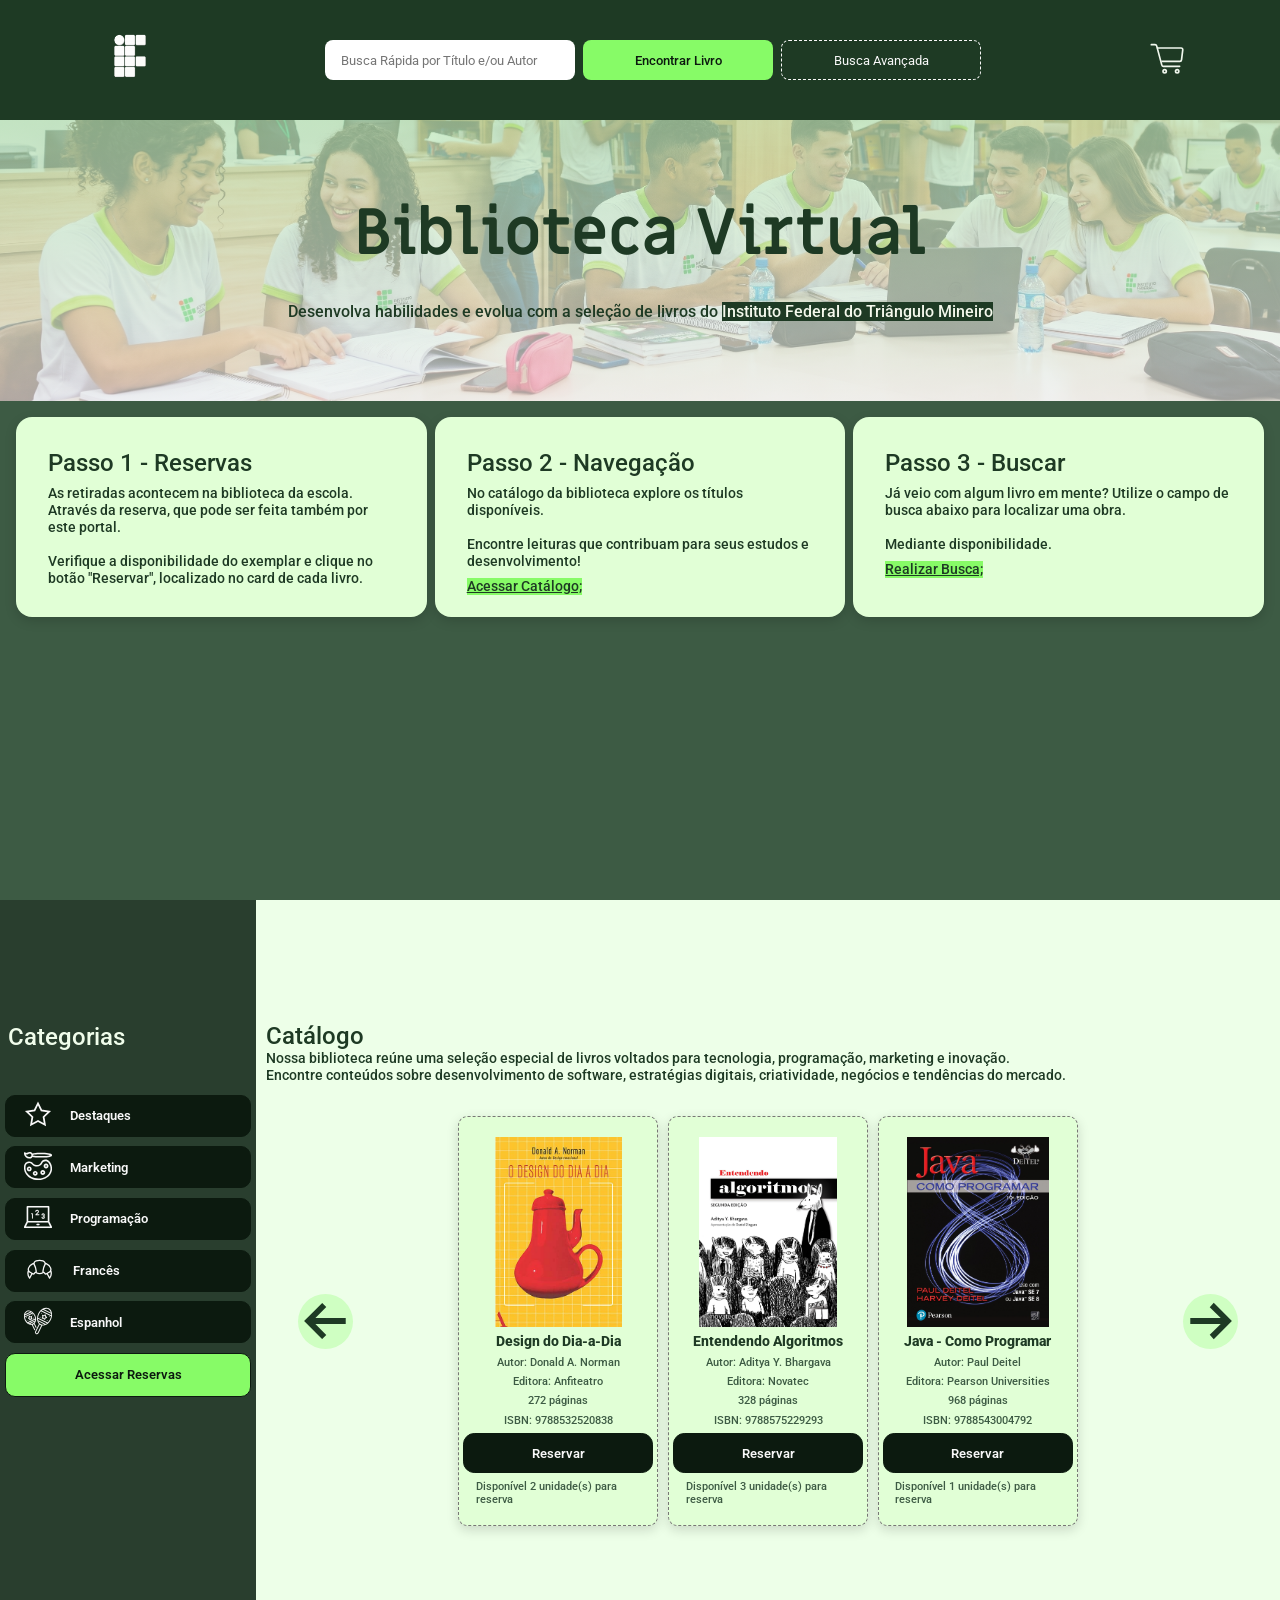
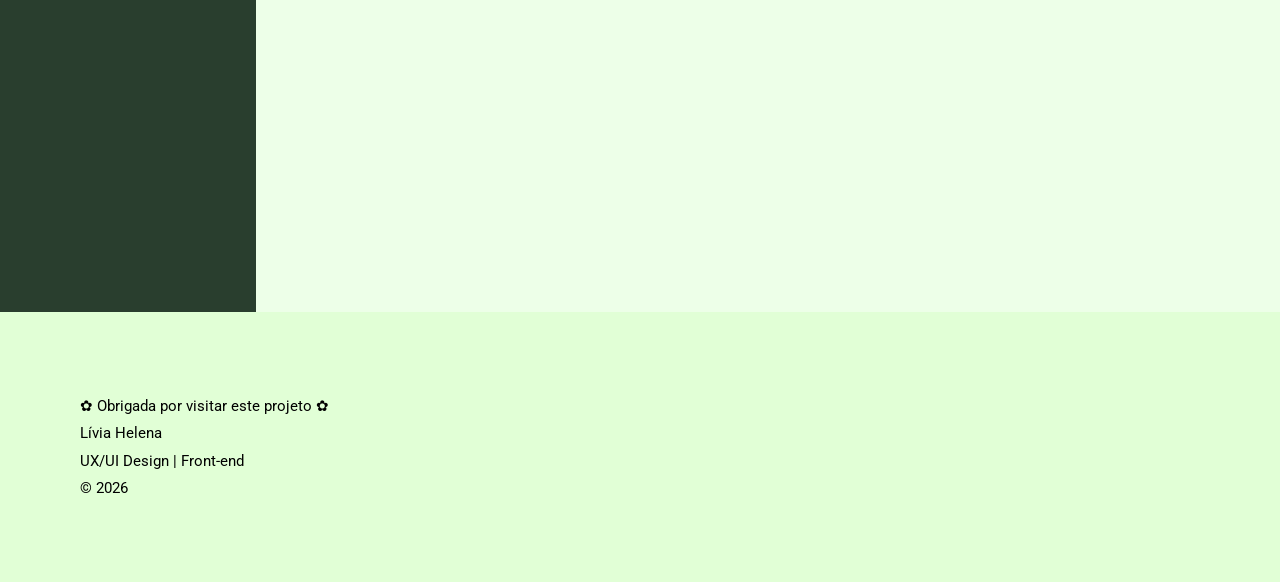
<file: index.html>
<!DOCTYPE html>
<html lang="pt-BR">

<head>
    <meta charset="UTF-8">
    <meta name="viewport" content="width=device-width, initial-scale=1.0">
    <link rel="stylesheet" href="styles.css">
    <link rel="preconnect" href="https://fonts.googleapis.com">
    <link rel="preconnect" href="https://fonts.gstatic.com" crossorigin>
    <link
        href="https://fonts.googleapis.com/css2?family=Miriam+Libre:wght@400..700&family=Roboto:ital,wght@0,100..900;1,100..900&display=swap"
        rel="stylesheet">

    <link rel="icon" href="images/icon.png" type="img">

    <title>IFTM | Biblioteca Virtual</title>
</head>

<body>
    <header>

        <a href="#hero"><img src="images/logotipoIFTM.png" alt="logotipo de IFTM" class="logotipo"></a>


        <form class="buscar">
            <input type="text" id="buscaRapidaInput" placeholder="Busca Rápida por Título e/ou Autor"
                class="inputBusca">
            <button type="submit" class="buscaLivro" id="buscaRapidaBotao"><a href="#reservas">Encontrar
                    Livro</a></button>
            <button type="submit" class="buscaLivroAvancada"><a href="#reservas">Busca Avançada</a></button>
        </form>

        <a href="./cart.html">
            <svg viewBox="0 0 24 24" fill="none" xmlns="http://www.w3.org/2000/svg" stroke="">
                <g id="SVGRepo_bgCarrier" stroke-width="0"></g>
                <g id="SVGRepo_tracerCarrier" stroke-linecap="round" stroke-linejoin="round"></g>
                <g id="SVGRepo_iconCarrier">
                    <g clip-path="url(#clip0_15_35)">
                        <rect width="24" height="24"></rect>
                        <path
                            d="M5.33331 6H19.8672C20.4687 6 20.9341 6.52718 20.8595 7.12403L20.1095 13.124C20.0469 13.6245 19.6215 14 19.1172 14H16.5555H9.44442H7.99998"
                            stroke="#f0f7ed" stroke-linejoin="round"></path>
                        <path
                            d="M2 4H4.23362C4.68578 4 5.08169 4.30341 5.19924 4.74003L8.30076 16.26C8.41831 16.6966 8.81422 17 9.26638 17H19"
                            stroke="#f0f7ed" stroke-linecap="round" stroke-linejoin="round"></path>
                        <circle cx="10" cy="20" r="1" stroke="#f0f7ed" stroke-linejoin="round"></circle>
                        <circle cx="17.5" cy="20" r="1" stroke="#f0f7ed" stroke-linejoin="round"></circle>
                    </g>
                    <defs>
                        <clipPath id="clip0_15_35">
                            <rect width="24" height="24" fill="white"></rect>
                        </clipPath>
                    </defs>
                </g>
            </svg></a>


    </header>

    <main>


        <section class="hero" id="hero">


            <div class="titulo">
                <h1>Biblioteca Virtual</h1>
                <p>Desenvolva habilidades e evolua com a seleção de livros do <span class="coloring">Instituto Federal
                        do
                        Triângulo Mineiro</span>
                </p>
            </div>

            <div class="documentacao">

                <div class="cardDoc">
                    <h2>Passo 1 - Reservas</h2>
                    <p>As retiradas acontecem na biblioteca da escola. Através da reserva, que pode ser feita também por
                        este portal. <br><br> Verifique a
                        disponibilidade do exemplar
                        e clique no botão "Reservar", localizado no card de cada livro.

                    </p>
                </div>

                <div class="cardDoc">
                    <h2>Passo 2 - Navegação</h2>
                    <p>No catálogo da biblioteca explore os títulos disponíveis. <br><br>
                        Encontre leituras que contribuam para seus estudos e desenvolvimento!

                    </p>

                    <a href="#livros">Acessar Catálogo;</a>


                </div>


                <div class="cardDoc">
                    <h2>Passo 3 - Buscar</h2>
                    <p>Já veio com algum livro em mente? Utilize o campo de busca abaixo para localizar uma obra.
                        <br><br> Mediante disponibilidade.

                    </p>
                    <a href="./cart.html">Realizar Busca;</a>

                </div>




            </div>



        </section>



        <section class="livros" id="livros">
            <div class="menu">
                <h2>Categorias</h2>
                <button id="categoriasBotao" class="destaquesBotao">
                    <div class="svgDestaques"><svg viewBox="0 0 24 24" id="star_outlined" data-name="star outlined"
                            xmlns="http://www.w3.org/2000/svg" fill="#f8f8f8">
                            <g id="SVGRepo_bgCarrier" stroke-width="0"></g>
                            <g id="SVGRepo_tracerCarrier" stroke-linecap="round" stroke-linejoin="round"></g>
                            <g id="SVGRepo_iconCarrier">
                                <rect id="Rectangle_4" data-name="Rectangle 4" width="24" height="24" fill="none">
                                </rect>
                                <path id="Star"
                                    d="M10,15,4.122,18.09l1.123-6.545L.489,6.91l6.572-.955L10,0l2.939,5.955,6.572.955-4.755,4.635,1.123,6.545Z"
                                    transform="translate(2 3)" fill="none" stroke="#f8f8f8" stroke-miterlimit="10"
                                    stroke-width="1.5"></path>
                            </g>
                        </svg></div> Destaques
                </button>
                <button id="marketingBotao" class="marketingBotao">
                    <div class="svgMarketing">
                        <svg fill="#f8f8f8" height="200px" width="200px" version="1.1" id="Layer_1"
                            xmlns="http://www.w3.org/2000/svg" xmlns:xlink="http://www.w3.org/1999/xlink"
                            viewBox="0 0 508 508" xml:space="preserve" stroke="#f8f8f8">
                            <g id="SVGRepo_bgCarrier" stroke-width="0"></g>
                            <g id="SVGRepo_tracerCarrier" stroke-linecap="round" stroke-linejoin="round"></g>
                            <g id="SVGRepo_iconCarrier">
                                <g>
                                    <g>
                                        <path
                                            d="M439.6,24.4c-42-6.3-99.6-9.3-159.1-8.1c-49.7,1-94.7,5.1-125.8,11.2C139.1,5.1,120,0,106,0C90.8,0,74.4,5.5,56,16.8 c-10.3,3.8-24.9,0.9-31.9-6.2C20.1,6.5,14,5.3,8.7,7.5C3.5,9.6,0,14.8,0,20.5c0,53,44.7,99.5,95.6,99.5c10.2,0,42,0,59.7-28.7 c31.1,6.1,75.9,10.2,125.2,11.1c78.5,1.3,104.7,1,159.1-8.1c48.4-8.2,68.4-17.5,68.4-35S488.2,31.7,439.6,24.4z M134,72 c-10.4,19.1-31.5,19.7-38.4,19.7c-27.1,0-52.3-20.1-62.6-46.3c24.7,4,36.2-3.5,36.9-4c14-8.8,26.2-13.2,36.1-13.2 c7.3,0,17.9,2.1,28,19.1V72z M281.1,74.2c-47-1-89.5-4.6-118.9-10.2v-9.4h0c29.4-5.6,71.8-9.3,118.9-10.2 c8.4-0.2,130.6-8.1,188.8,14.9C413.9,81.9,289.5,74.3,281.1,74.2z">
                                        </path>
                                    </g>
                                </g>
                                <g>
                                    <g>
                                        <path
                                            d="M457.1,169.7c-17-19.4-42.2-30.6-69.1-30.6c-36.2,0-67.9,19.8-80.7,50.5c-14.2,33.9-48,51.7-88.4,45.9 c-23.2-3.3-41.7-13.1-53.5-28.2C148.4,185.5,122,173,93,173c-78.9,0-88.6,74.4-90.3,84.1C-6,307,6.7,358.4,38.3,402 C78,456.7,144.6,508,261.1,508c123.6,0,226.3-74.7,244.2-177.6C515.1,273.6,498,216.6,457.1,169.7z M477.5,325.5 C462,414.9,371,479.8,261.1,479.8c-100.4,0-164.8-45.8-200-94.4c-27.1-37.3-38-81.2-30.6-123.5c1.4-8.2,8.3-60.7,62.5-60.7 c20.2,0,38.5,8.6,50.2,23.5c16.4,21,41.2,34.4,71.7,38.8c53.4,7.7,99.1-16.9,118.4-62.9c8.5-20.2,29.9-33.2,54.7-33.2 c18.8,0,36.3,7.6,47.9,20.9C471.1,228.6,485.8,277.4,477.5,325.5z">
                                        </path>
                                    </g>
                                </g>
                                <g>
                                    <g>
                                        <path
                                            d="M399.1,210.6c-23.9,0-43.4,19.5-43.4,43.4c0,23.9,19.5,43.4,43.4,43.4c23.9,0,43.4-19.5,43.4-43.4 C442.5,230.1,423,210.6,399.1,210.6z M399.1,269.2c-8.4,0-15.2-6.8-15.2-15.2s6.8-15.2,15.2-15.2s15.2,6.8,15.2,15.2 C414.3,262.4,407.5,269.2,399.1,269.2z">
                                        </path>
                                    </g>
                                </g>
                                <g>
                                    <g>
                                        <path
                                            d="M340.6,328c-23.9,0-43.4,19.5-43.4,43.4c0,23.9,19.5,43.4,43.4,43.4c23.9,0,43.4-19.5,43.4-43.4 C383.9,347.4,364.5,328,340.6,328z M340.6,386.5c-8.4,0-15.2-6.8-15.2-15.2s6.8-15.2,15.2-15.2s15.2,6.8,15.2,15.2 C355.7,379.7,348.9,386.5,340.6,386.5z">
                                        </path>
                                    </g>
                                </g>
                                <g>
                                    <g>
                                        <path
                                            d="M204.1,341.9c-23.9,0-43.4,19.5-43.4,43.4c0,23.9,19.5,43.4,43.4,43.4c23.9,0,43.4-19.5,43.4-43.4 C247.4,361.3,228,341.9,204.1,341.9z M204.1,400.4c-8.4,0-15.2-6.8-15.2-15.2c0-8.4,6.8-15.2,15.2-15.2c8.4,0,15.2,6.8,15.2,15.2 C219.2,393.6,212.4,400.4,204.1,400.4z">
                                        </path>
                                    </g>
                                </g>
                                <g>
                                    <g>
                                        <path
                                            d="M95.8,263.9c-23.9,0-43.4,19.5-43.4,43.4c0,23.9,19.5,43.4,43.4,43.4c23.9,0,43.4-19.5,43.4-43.4 C139.2,283.4,119.8,263.9,95.8,263.9z M95.8,322.5c-8.4,0-15.2-6.8-15.2-15.2s6.8-15.2,15.2-15.2c8.4,0,15.2,6.8,15.2,15.2 S104.2,322.5,95.8,322.5z">
                                        </path>
                                    </g>
                                </g>
                            </g>
                        </svg>

                    </div>Marketing
                </button>
                <button id="programacaoBotao" class="programacaoBotao">
                    <div class="svgProgramacao">
                        <svg fill="#f8f8f8" height="200px" width="200px" version="1.1" id="Layer_1"
                            xmlns="http://www.w3.org/2000/svg" xmlns:xlink="http://www.w3.org/1999/xlink"
                            viewBox="0 0 507.992 507.992" xml:space="preserve" stroke="#f8f8f8">
                            <g id="SVGRepo_bgCarrier" stroke-width="0"></g>
                            <g id="SVGRepo_tracerCarrier" stroke-linecap="round" stroke-linejoin="round"></g>
                            <g id="SVGRepo_iconCarrier">
                                <g>
                                    <g>
                                        <path
                                            d="M506.47,431.896l-47.8-96.9v-265.1c0-7.8-6.3-14.1-14.1-14.1H63.37c-7.8,0-14.1,6.3-14.1,14.1v265.1l-47.8,96.8 c-2.2,4.4-1.9,9.6,0.7,13.7c2.6,4.1,7.1,6.7,12,6.7h479.8c4.9,0,9.4-2.5,12-6.7C508.47,441.396,508.67,436.196,506.47,431.896z M77.569,83.996h352.9v240.2h-352.9V83.996z M36.769,423.996l35.4-71.5h363.6l35.4,71.5H36.769z">
                                        </path>
                                    </g>
                                </g>
                                <g>
                                    <g>
                                        <path
                                            d="M269.77,374.096h-31.6c-7.8,0-14.1,6.3-14.1,14.1c0,7.8,6.3,14.1,14.1,14.1h31.6c7.8,0,14.1-6.3,14.1-14.1 C283.87,380.396,277.57,374.096,269.77,374.096z">
                                        </path>
                                    </g>
                                </g>
                                <g>
                                    <g>
                                        <path
                                            d="M153.87,187.196h-16.3c-4.5,0-8.2,3.7-8.2,8.2s3.7,8.2,8.2,8.2h8v74.1c0,4.5,3.7,8.2,8.2,8.2s8.2-3.7,8.2-8.2v-82.3 C162.07,190.796,158.37,187.196,153.87,187.196z">
                                        </path>
                                    </g>
                                </g>
                                <g>
                                    <g>
                                        <path
                                            d="M376.27,216.596c0-16.3-13.2-29.4-29.4-29.4s-29.4,13.2-29.4,29.4c0,5.2,4.2,9.3,9.3,9.3c5.2,0,9.3-4.2,9.3-9.3 c0-5.9,4.8-10.7,10.7-10.7s10.7,4.8,10.7,10.7c0,5.9-4.8,10.7-10.7,10.7c-5.2,0-9.3,4.2-9.3,9.3c0,5.2,4.2,9.3,9.3,9.3 c5.9,0,10.7,4.8,10.7,10.7c0,5.9-4.8,10.7-10.7,10.7c-5.9,0-10.7-4.8-10.7-10.7c0-5.2-4.2-9.3-9.3-9.3c-5.2,0-9.3,4.2-9.3,9.3 c0,16.2,13.2,29.4,29.4,29.4s29.4-13.2,29.4-29.4c0-7.7-3-14.8-7.9-20C373.27,231.396,376.27,224.296,376.27,216.596z">
                                        </path>
                                    </g>
                                </g>
                                <g>
                                    <g>
                                        <path
                                            d="M271.07,205.196h-37.2l29.3-29.8c0.2-0.2,0.5-0.5,0.7-0.8c4.3-5.7,6.6-12.4,6.6-19.5c0-17.8-14.5-32.2-32.2-32.2 c-17.8,0-32.2,14.5-32.2,32.2c0,4.5,3.7,8.2,8.2,8.2s8.2-3.7,8.2-8.2c0-8.7,7.1-15.8,15.8-15.8s15.8,7.1,15.8,15.8 c0,3.3-1,6.5-2.9,9.2l-42.7,43.4c-2.3,2.4-3,5.9-1.7,9c1.3,3.1,4.3,5.1,7.6,5.1h56.9c4.5,0,8.2-3.7,8.2-8.2 C279.37,208.896,275.67,205.196,271.07,205.196z">
                                        </path>
                                    </g>
                                </g>
                            </g>
                        </svg>

                    </div>Programação
                </button>
                <button id="francesBotao" class="francesBotao">
                    <div class="svgFrances">
                        <svg viewBox="0 0 24 24" fill="none" xmlns="http://www.w3.org/2000/svg" stroke="#f8f8f8">
                            <g id="SVGRepo_bgCarrier" stroke-width="0"></g>
                            <g id="SVGRepo_tracerCarrier" stroke-linecap="round" stroke-linejoin="round"></g>
                            <g id="SVGRepo_iconCarrier">
                                <path
                                    d="M9.05735 5.91352L9.4223 5.78679C11.0919 5.20704 12.9081 5.20704 14.5777 5.78679L14.9426 5.91352C15.9748 6.27193 16.521 7.39922 16.1626 8.43138C16.1262 8.53616 16.0811 8.63769 16.0277 8.73491C15.2843 10.0881 14.8374 11.5839 14.7167 13.1231L14.5777 14.894C12.9516 15.6909 11.0484 15.6909 9.4223 14.894L9.28333 13.1231C9.16255 11.5839 8.71566 10.0881 7.97234 8.73491C7.44629 7.77726 7.79618 6.57448 8.75383 6.04844C8.85104 5.99503 8.95258 5.9499 9.05735 5.91352ZM4.68671 14.5092L6.69101 15.688C7.13399 15.9486 7.70405 15.8061 7.97234 15.3677C8.28431 14.8581 8.76764 14.4762 9.33567 14.2906L9.4223 14.2623L9.34685 13.4487C9.18408 11.6936 8.66217 9.99071 7.81354 8.44581L7.40847 7.7084L6.5714 8.04755C5.1769 8.61256 4.07477 9.72421 3.52178 11.1235C3.02326 12.385 3.51756 13.8215 4.68671 14.5092ZM3.25998 13.67L3.86413 14.0254L5.07242 14.736L5.65521 15.0788C5.97969 15.2696 6.09341 15.684 5.91179 16.0138L4.26689 19C3.14967 17.6062 2.74425 15.772 3.16991 14.0372L3.25998 13.67ZM19.3133 14.5092L17.309 15.688C16.866 15.9486 16.296 15.8061 16.0277 15.3677C15.7157 14.8581 15.2324 14.4762 14.6643 14.2906L14.5777 14.2623L14.6532 13.4487C14.8159 11.6936 15.3378 9.99071 16.1865 8.44581L16.5915 7.7084L17.4286 8.04755C18.8231 8.61256 19.9252 9.72421 20.4782 11.1235C20.9767 12.385 20.4824 13.8215 19.3133 14.5092ZM20.74 13.67L20.1359 14.0254L18.9276 14.736L18.3448 15.0788C18.0203 15.2696 17.9066 15.684 18.0882 16.0138L19.7331 19C20.8503 17.6062 21.2557 15.772 20.8301 14.0372L20.74 13.67Z"
                                    stroke="#f8f8f8" stroke-linejoin="round"></path>
                            </g>
                        </svg>
                    </div>Francês
                </button>
                <button id="espanholBotao" class="espanholBotao">
                    <div class="svgEspanhol"><svg fill="#f8f8f8" height="200px" width="200px" version="1.1" id="Layer_1"
                            xmlns="http://www.w3.org/2000/svg" xmlns:xlink="http://www.w3.org/1999/xlink"
                            viewBox="0 0 511.999 511.999" xml:space="preserve" stroke="#f8f8f8">
                            <g id="SVGRepo_bgCarrier" stroke-width="0"></g>
                            <g id="SVGRepo_tracerCarrier" stroke-linecap="round" stroke-linejoin="round"></g>
                            <g id="SVGRepo_iconCarrier">
                                <g>
                                    <g>
                                        <path
                                            d="M151.924,208.352l-8.539-11.735l4.826-13.688c1.495-4.245,0.472-8.882-2.672-12.101c-3.144-3.22-7.755-4.353-12.033-2.959 l-13.799,4.496l-11.527-8.818c-3.574-2.735-8.301-3.196-12.334-1.199c-4.034,1.996-6.537,6.03-6.533,10.531l0.012,14.512 l-11.949,8.237c-3.705,2.554-5.602,6.906-4.951,11.359c0.651,4.453,3.713,8.081,7.996,9.468l13.806,4.473l4.142,13.909 c1.284,4.314,4.837,7.463,9.274,8.22c0.672,0.114,1.344,0.171,2.009,0.171c3.72,0,7.225-1.759,9.466-4.849l8.521-11.748 l14.509,0.36c4.484,0.14,8.592-2.294,10.682-6.28C154.918,216.726,154.572,211.99,151.924,208.352z M123.745,210.18 c-2.718-0.064-5.24,1.193-6.82,3.372l-5.557,7.661l-2.702-9.071c-0.767-2.579-2.755-4.615-5.314-5.444l-9.005-2.918l7.795-5.369 c2.215-1.527,3.537-4.046,3.535-6.737l-0.008-9.465l7.517,5.75c2.136,1.635,4.941,2.113,7.499,1.28l8.999-2.932l-3.147,8.926 c-0.895,2.537-0.483,5.353,1.1,7.528l5.569,7.652L123.745,210.18z">
                                        </path>
                                    </g>
                                </g>
                                <g>
                                    <g>
                                        <path
                                            d="M227.735,367.168l-33.106-66.946c12.435-13.283,20.99-31.042,24.795-52.041c0.283-1.561,0.53-3.133,0.756-4.713 c0.003-0.021,0.007-0.043,0.009-0.063c4.323-30.167-1.537-63.346-16.698-94.008c-15.966-32.286-40.41-58.078-68.831-72.624 c-29.228-14.96-59.195-16.341-84.377-3.888C25.104,85.339,8.012,109.99,2.158,142.301c-5.693,31.414-0.034,66.496,15.933,98.782 c15.161,30.657,37.968,55.45,64.562,70.328c0.025,0.014,0.05,0.027,0.074,0.041c1.388,0.776,2.786,1.532,4.195,2.254 c1.318,0.675,2.636,1.31,3.956,1.929c0.001,0.001,0.002,0.001,0.003,0.002c0,0,0.001,0,0.002,0.001 c14.727,6.907,29.577,10.387,43.849,10.387c2.975,0,5.925-0.158,8.845-0.46l45.367,91.739c1.426,2.883,4.321,4.553,7.334,4.553 c1.216,0,2.452-0.273,3.617-0.849c4.044-2.001,5.702-6.905,3.7-10.951l-43.487-87.938c3.818-1.222,7.553-2.728,11.188-4.525 c3.707-1.833,7.232-3.937,10.578-6.283l31.206,63.104c1.426,2.883,4.321,4.553,7.334,4.553c1.216,0,2.452-0.272,3.617-0.849 C228.079,376.118,229.736,371.215,227.735,367.168z M57.533,87.541c9.212-4.555,19.142-6.714,29.362-6.714 c10.073,0,20.419,2.119,30.614,6.094l-96.831,47.885C26.977,112.884,39.814,96.303,57.533,87.541z M16.511,172.769 c-0.135-2.924-0.168-5.823-0.109-8.694c0.004-0.211,0.009-0.423,0.014-0.634c0.032-1.251,0.083-2.496,0.151-3.736 c0.026-0.456,0.059-0.908,0.089-1.362c0.072-1.092,0.148-2.182,0.25-3.264c0.005-0.06,0.014-0.119,0.02-0.179l118.789-58.744 c4.961,3.095,9.789,6.612,14.448,10.52L16.511,172.769z M32.745,233.836c-7.051-14.257-11.868-29.064-14.376-43.748l144.42-71.418 c9.997,10.749,18.899,23.518,26.049,37.976c8.667,17.527,13.958,35.884,15.722,53.821L65.972,279 C53.053,266.932,41.564,251.67,32.745,233.836z M79.896,290.352l125.232-61.929c-0.041,1.138-0.11,2.267-0.181,3.394 c-0.029,0.456-0.056,0.913-0.089,1.368c-0.073,0.979-0.162,1.952-0.258,2.922c-0.072,0.715-0.153,1.429-0.237,2.141 c-0.098,0.829-0.194,1.659-0.31,2.481c-0.143,1.017-0.308,2.027-0.477,3.035c-0.081,0.484-0.148,0.973-0.235,1.454L94.329,299.125 C89.413,296.607,84.591,293.676,79.896,290.352z M164.051,302.94c-9.212,4.555-19.143,6.715-29.363,6.714 c-6.461-0.001-13.034-0.885-19.607-2.554l81.951-40.526C189.99,283.098,178.696,295.698,164.051,302.94z">
                                        </path>
                                    </g>
                                </g>
                                <g>
                                    <g>
                                        <circle cx="154.178" cy="145.262" r="8.174"></circle>
                                    </g>
                                </g>
                                <g>
                                    <g>
                                        <circle cx="42.92" cy="195.245" r="8.174"></circle>
                                    </g>
                                </g>
                                <g>
                                    <g>
                                        <circle cx="174.788" cy="202.177" r="8.174"></circle>
                                    </g>
                                </g>
                                <g>
                                    <g>
                                        <circle cx="73.448" cy="250.089" r="8.174"></circle>
                                    </g>
                                </g>
                                <g>
                                    <g>
                                        <path
                                            d="M509.331,111.298c-7.21-39.792-28.213-70.13-59.14-85.423c-30.927-15.295-67.786-13.571-103.785,4.854 c-35.19,18.01-65.471,49.973-85.265,90.001c-18.799,38.014-26.066,79.125-20.715,116.482c0.003,0.025,0.008,0.05,0.011,0.075 c0.281,1.954,0.586,3.901,0.936,5.833c4.883,26.948,16.098,49.55,32.43,66.091l-69.007,139.545 c-3.914,7.915-4.511,16.879-1.682,25.244c2.829,8.364,8.745,15.126,16.66,19.04c4.698,2.323,9.684,3.422,14.6,3.422 c12.185,0,23.927-6.758,29.684-18.4l69.175-139.883c4.003,0.464,8.055,0.702,12.149,0.702c17.568,0,35.867-4.291,54.023-12.805 c0.001,0,0.002-0.001,0.002-0.001c0.002-0.001,0.003-0.002,0.005-0.003c1.63-0.765,3.26-1.551,4.887-2.384 c1.748-0.895,3.48-1.833,5.202-2.796c0.024-0.013,0.048-0.027,0.073-0.04c32.935-18.424,61.193-49.152,79.99-87.165 C509.359,193.661,516.378,150.196,509.331,111.298z M405.322,31.914c13.278,0,25.991,2.863,37.621,8.615 c24.686,12.207,41.165,35.794,48.444,64.906L362.001,41.452C376.673,35.113,391.314,31.914,405.322,31.914z M249.403,470.815 c-1.978,4-5.395,6.991-9.623,8.421c-4.227,1.429-8.758,1.127-12.758-0.85c-4-1.978-6.992-5.396-8.421-9.624 c-1.43-4.227-1.128-8.758,0.85-12.758l67.163-135.816c4.376,3.145,9.014,5.94,13.901,8.356c5.221,2.582,10.609,4.678,16.134,6.291 L249.403,470.815z M307.762,313.891c-6.19-3.062-11.908-6.871-17.126-11.347c-0.706-1.021-1.659-1.889-2.817-2.518 c-10.518-9.875-18.773-22.656-24.377-37.758l112.264,55.516C352.27,324.926,328.572,324.182,307.762,313.891z M395.975,309.57 l-138.327-68.406c-1.564-8.291-2.415-16.913-2.547-25.773l162.903,80.559C410.883,301.223,403.513,305.781,395.975,309.57z M474.91,226.442c-11.391,23.033-26.307,42.683-43.093,58.102l-176.065-87.067c2.089-23.15,8.857-46.879,20.043-69.5 c9.155-18.514,20.696-35.13,33.974-49.168l183.56,90.774C490.281,188.372,484.2,207.657,474.91,226.442z M495.272,152.306 L322.35,66.793c6.939-6.042,14.195-11.392,21.687-15.987l150.776,74.561C495.708,134.111,495.862,143.125,495.272,152.306z">
                                        </path>
                                    </g>
                                </g>
                                <g>
                                    <g>
                                        <path
                                            d="M416.017,179.389l-15.85-10.927l0.015-19.252c0.003-4.845-2.692-9.188-7.035-11.335c-4.34-2.145-9.43-1.651-13.276,1.292 l-15.29,11.698l-18.305-5.964c-4.606-1.502-9.569-0.28-12.954,3.186c-3.384,3.466-4.487,8.458-2.876,13.028l6.401,18.157 l-11.328,15.566c-2.851,3.917-3.224,9.015-0.972,13.304c2.251,4.29,6.65,6.885,11.5,6.76l19.247-0.476l11.303,15.583 c2.413,3.328,6.185,5.221,10.191,5.221c0.715,0,1.439-0.061,2.162-0.184c4.775-0.815,8.6-4.205,9.984-8.849l5.494-18.452 l18.315-5.935c4.608-1.492,7.906-5.397,8.607-10.191S420.006,182.139,416.017,179.389z M385.298,193.516 c-2.559,0.829-4.547,2.865-5.314,5.444l-4.572,15.357l-9.408-12.97c-1.54-2.123-4.002-3.374-6.617-3.374 c-0.068,0-0.135,0.001-0.203,0.002l-16.018,0.397l9.428-12.956c1.584-2.175,1.995-4.991,1.1-7.528l-5.327-15.112l15.236,4.963 c2.559,0.835,5.362,0.355,7.499-1.28l12.726-9.736l-0.013,16.023c-0.002,2.691,1.32,5.21,3.535,6.737l13.192,9.094 L385.298,193.516z">
                                        </path>
                                    </g>
                                </g>
                                <g>
                                    <g>
                                        <circle cx="321.031" cy="114.636" r="8.174"></circle>
                                    </g>
                                </g>
                                <g>
                                    <g>
                                        <circle cx="460.321" cy="177.207" r="8.174"></circle>
                                    </g>
                                </g>
                                <g>
                                    <g>
                                        <circle cx="295.233" cy="185.893" r="8.174"></circle>
                                    </g>
                                </g>
                                <g>
                                    <g>
                                        <circle cx="422.109" cy="245.882" r="8.174"></circle>
                                    </g>
                                </g>
                            </g>
                        </svg></div>Espanhol
                </button>

                <button class="minhasReservas"><a href="/cart.html">Acessar Reservas</a></button>

            </div>

            <div class="segundoBlocoHero">
                <h2 id="tituloCatalogo">Catálogo</h2>
                <p id="descricaoCatalogo">Nossa biblioteca reúne uma seleção especial de livros voltados para
                    tecnologia,
                    programação, marketing e inovação. <br> Encontre conteúdos sobre desenvolvimento de software,
                    estratégias digitais, criatividade, negócios e tendências do mercado.
                </p>


                <div class="contatoCarrossel">
                    <button id="anterior"><svg fill="#1E3A24" height="200px" width="200px" version="1.1" id="XMLID_64_"
                            xmlns="http://www.w3.org/2000/svg" xmlns:xlink="http://www.w3.org/1999/xlink"
                            viewBox="0 0 24 24" xml:space="preserve" stroke="#1E3A24">
                            <g id="SVGRepo_bgCarrier" stroke-width="0"></g>
                            <g id="SVGRepo_tracerCarrier" stroke-linecap="round" stroke-linejoin="round"></g>
                            <g id="SVGRepo_iconCarrier">
                                <g id="link-previous">
                                    <g>
                                        <polygon
                                            points="10.3,20.7 1.6,12 10.3,3.3 11.7,4.7 5.5,11 22,11 22,13 5.5,13 11.7,19.3 ">
                                        </polygon>
                                    </g>
                                </g>
                            </g>
                        </svg></button>
                    <div class="primeiroContato" id="primeiroContato">
                    </div>
                    <button id="proximo"><svg fill="#1E3A24" height="200px" width="200px" version="1.1" id="XMLID_301_"
                            xmlns="http://www.w3.org/2000/svg" xmlns:xlink="http://www.w3.org/1999/xlink"
                            viewBox="0 0 24 24" xml:space="preserve" stroke="#1E3A24">
                            <g id="SVGRepo_bgCarrier" stroke-width="0"></g>
                            <g id="SVGRepo_tracerCarrier" stroke-linecap="round" stroke-linejoin="round"></g>
                            <g id="SVGRepo_iconCarrier">
                                <g id="link-next">
                                    <g>
                                        <polygon
                                            points="13.7,20.7 12.3,19.2 18.6,13 2,13 2,11 18.6,11 12.3,4.8 13.7,3.3 22.4,12 ">
                                        </polygon>
                                    </g>
                                </g>
                            </g>
                        </svg></button>


                </div>

            </div>


    </main>

    <footer class="footer">
        <p>✿ Obrigada por visitar este projeto ✿</p>
        <p>Lívia Helena</p>
        <p>UX/UI Design | Front-end</p>
        <p>© 2026</p>

    </footer>

    <script type="module" src="module/dados.js"></script>
    <script type="module" src="module/script.js"></script>
</body>

</html>
</file>
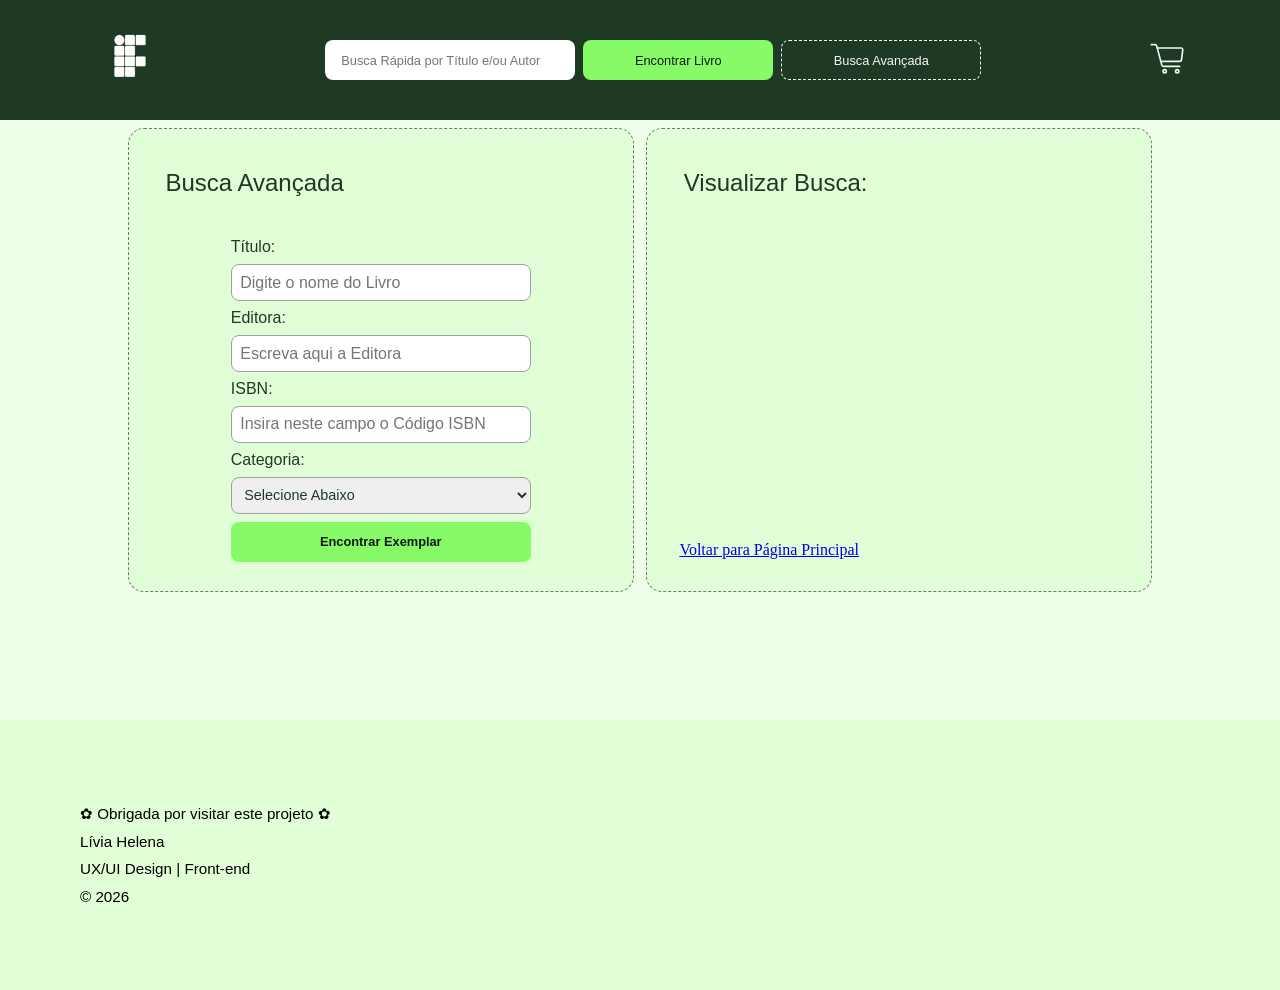
<file: cart.html>
<!DOCTYPE html>
<html lang="pt-BR">

<head>
    <meta charset="UTF-8">
    <meta name="viewport" content="width=device-width, initial-scale=1.0">
    <link rel="stylesheet" href="styles.css">
    <title>Document</title>
</head>

<body>

    <main>

        <header>

            <a href="./index.html"><img src="images/logotipoIFTM.png" alt="logotipo de IFTM" class="logotipo"></a>


            <form class="buscar">
                <input type="text" id="buscaRapidaInput" placeholder="Busca Rápida por Título e/ou Autor"
                    class="inputBusca">
                <button type="submit" class="buscaLivro" id="buscaRapidaBotao"><a href="#reservas">Encontrar
                        Livro</a></button>
                <button type="submit" class="buscaLivroAvancada"><a href="#reservas">Busca Avançada</a></button>
            </form>

            <a href="./cart.html">
                <svg viewBox="0 0 24 24" fill="none" xmlns="http://www.w3.org/2000/svg" stroke="">
                    <g id="SVGRepo_bgCarrier" stroke-width="0"></g>
                    <g id="SVGRepo_tracerCarrier" stroke-linecap="round" stroke-linejoin="round"></g>
                    <g id="SVGRepo_iconCarrier">
                        <g clip-path="url(#clip0_15_35)">
                            <rect width="24" height="24"></rect>
                            <path
                                d="M5.33331 6H19.8672C20.4687 6 20.9341 6.52718 20.8595 7.12403L20.1095 13.124C20.0469 13.6245 19.6215 14 19.1172 14H16.5555H9.44442H7.99998"
                                stroke="#f0f7ed" stroke-linejoin="round"></path>
                            <path
                                d="M2 4H4.23362C4.68578 4 5.08169 4.30341 5.19924 4.74003L8.30076 16.26C8.41831 16.6966 8.81422 17 9.26638 17H19"
                                stroke="#f0f7ed" stroke-linecap="round" stroke-linejoin="round"></path>
                            <circle cx="10" cy="20" r="1" stroke="#f0f7ed" stroke-linejoin="round"></circle>
                            <circle cx="17.5" cy="20" r="1" stroke="#f0f7ed" stroke-linejoin="round"></circle>
                        </g>
                        <defs>
                            <clipPath id="clip0_15_35">
                                <rect width="24" height="24" fill="white"></rect>
                            </clipPath>
                        </defs>
                    </g>
                </svg></a>


        </header>

        <section class="reservas" id="reservas">

            <div class="buscarPorTipo">
                <h2>Busca Avançada</h2>
                <form action="buscaAvancada">
                    <label for="livroInput">Título:</label>
                    <input type="text" id="livroInput" placeholder="Digite o nome do Livro">
                    <label for="editoraInput">Editora:</label>
                    <input type="text" id="editoraInput" placeholder="Escreva aqui a Editora">
                    <label for="isbnInput">ISBN:</label>
                    <input type="number" id="isbnEditora" placeholder="Insira neste campo o Código ISBN">
                    <label for="categoriaInput">Categoria:</label>
                    <select value="categoriaInput">
                        <option name="desabilitadoInput" id="desabilitadoInput">Selecione Abaixo</option>
                        <option name="marketingInput" id="marketingInput">Marketing</option>
                        <option name="programacaoInput" id="programacaoInput">Programacao</option>
                        <option name="francesInput" id="francesInput">Frances</option>
                        <option name="espanholInput" id="espanholInput">Espanhol</option>
                    </select>
                    <button type="submit" id="encontrar">Encontrar Exemplar</button>


                </form>

            </div>

            <div class="visualizacaoEscolha" id="visualizacaoEscolha">
                <h2>Visualizar Busca:</h2>
                <div class="livroPesquisado"></div>
                <p><a href="./index.html">Voltar para Página Principal</a></p>

            </div>


        </section>

        <footer class="footer">
            <p>✿ Obrigada por visitar este projeto ✿</p>
            <p>Lívia Helena</p>
            <p>UX/UI Design | Front-end</p>
            <p>© 2026</p>

        </footer>

    </main>
    <script type="module" src="module/dados.js"></script>
    <script type="module" src="module/script.js"></script>
</body>

</html>
</file>
<file: styles.css>
* {
    box-sizing: border-box;
    padding: 0%;
    margin: 0%;

}

html {
    scroll-behavior: auto;
}


header {
    background-color: #1E3A24;

    min-height: 40px;
    max-height: 200px;
    padding: 0.5rem;
    width: 100%;

    display: flex;
    flex-direction: row;
    align-items: center;
    justify-content: space-around;
    flex-flow: wrap;
    position: fixed;
    z-index: 1;





}

header svg {
    height: 40px;
    width: 40px;
}

ul {
    display: flex;
    flex-direction: column;

}

.logotipo {
    height: 100px;
    width: auto;

}

.hero {
    height: 100vh;
    width: 100%;
    background-color: #3d5b44;


}

.titulo {
    width: 100%;
    min-height: 400px;
    background-image: linear-gradient(rgba(174, 233, 166, 0.733), rgba(254, 255, 253, 0.603)), url(images/imageHero.jpeg);
    background-repeat: no-repeat;
    background-size: cover;


    display: flex;
    flex-direction: column;
    justify-content: center;
    align-items: center;
    gap: 1.6rem;
    flex-wrap: wrap;
    padding: 5rem;


}

.titulo h1 {
    font-size: 4rem;
    font-family: 'Miriam Libre', Arial, Helvetica, sans-serif;
    color: #1E3A24;
    margin-top: 7rem;

}

.titulo p {
    font-size: 1rem;
    font-family: 'Roboto', Arial, Helvetica, sans-serif;
    color: #1E3A24;
    font-weight: 500;
}

.coloring {
    background-color: #1E3A24;
    color: rgb(244, 248, 236);
}

.buscaLivro {
    height: 40px;
    width: 190px;
    padding: 1rem;
    align-items: center;
    justify-content: center;
    display: flex;
    border-radius: 0.5rem;
    border-style: none;
    color: #0c1a0f;
    background-color: #87fb67;
    font-size: 0.8rem;
    font-family: 'Roboto', Arial, Helvetica, sans-serif;
    font-weight: 500;
    cursor: pointer;
    transition: transform 0.2s ease;

}

.buscaLivro:hover {
    transform: translateY(-3px);
}


.inputBusca {
    height: 40px;
    width: 250px;
    padding: 1rem;
    align-items: center;
    justify-content: center;
    display: flex;
    border-radius: 0.5rem;
    border-style: none;
    font-size: 0.8rem;
    font-family: 'Roboto', Arial, Helvetica, sans-serif;
}

.buscar {
    align-items: center;
    flex-direction: row;
    justify-content: center;
    display: flex;
    gap: 0.5rem;
    flex-flow: wrap;

}

.buscaCatalogo {
    height: 40px;
    width: 300px;
    padding: 1rem;
    align-items: center;
    justify-content: center;
    display: flex;
    border-radius: 0.5rem;
    border-style: none;
    color: #CFFFC2;
    background-color: #0c1a0f;
    font-size: 1rem;
    font-family: 'Roboto', Arial, Helvetica, sans-serif;
    font-weight: 400;
    cursor: pointer;
}

.buscaLivro a {
    color: inherit;
    text-decoration: none;
}

.buscaLivroAvancada {
    height: 40px;
    width: 200px;
    padding: 1rem;
    align-items: center;
    justify-content: center;
    display: flex;
    border-radius: 0.5rem;
    border-style: none;
    color: #f8f8f8;
    background-color: transparent;
    border: 1px dashed #f8f8f8;
    ;
    font-size: 0.8rem;
    font-family: 'Roboto', Arial, Helvetica, sans-serif;
    font-weight: 400;
    cursor: pointer;
    transition: transform 0.2s ease;

}

.buscaLivroAvancada:hover {
    transform: translateY(-3px);
}

.documentacao {
    display: flex;
    flex-direction: row;
    padding: 1rem;
    gap: 0.5rem;
    align-items: center;
    justify-content: center;
}

.cardDoc {
    background-color: #e1ffd6;
    padding: 2rem;
    border-radius: 1rem;
    display: flex;
    flex-direction: column;
    gap: 0.5rem;
    width: 450px;
    height: 200px;
    box-shadow: 0px 4px 12px rgba(0, 0, 0, 0.15);
}

.cardDoc h2 {
    font-size: 1.5rem;
    font-family: 'Roboto', Arial, Helvetica, sans-serif;
    color: #1E3A24;
    font-weight: 500;
}

.cardDoc p {
    font-size: 0.9rem;
    font-family: 'Roboto', Arial, Helvetica, sans-serif;
    color: #1E3A24;
    font-weight: 500;
}

.cardDoc a {
    font-size: 0.9rem;
    font-family: 'Roboto', Arial, Helvetica, sans-serif;
    color: #1E3A24;
    font-weight: 500;
    background-color: #87fb67;
    width: fit-content;

}


.livros {
    width: 100%;
    height: 100%;
    background-color: #edffe8;
    display: grid;
    grid-template-columns: 1fr 4fr;

}

.segundoBlocoHero h2 {
    font-size: 1.5rem;
    font-family: 'Roboto', Arial, Helvetica, sans-serif;
    color: #1E3A24;
    font-weight: 500;

}

.segundoBlocoHero {
    padding: 1%;
    margin-top: 7rem;
    height: 100vh;
    width: 100%;
    background-color: #edffe8;


}

.segundoBlocoHero p {

    font-size: 0.9rem;
    font-family: 'Roboto', Arial, Helvetica, sans-serif;
    color: #1E3A24;
    font-weight: 500;
}

.primeiroContato {
    display: flex;
    flex-direction: row;
    width: 100%;
}

.primeiroContato h3 {
    font-size: 0.85rem;
    font-family: 'Roboto', Arial, Helvetica, sans-serif;
    color: #1E3A24;
    font-weight: 800;
}

.primeiroContato p {
    font-size: 0.7rem;
    font-family: 'Roboto', Arial, Helvetica, sans-serif;
    color: #3d5b44;
    font-weight: 500;
}

.livroCard img {
    width: fit-content;
    height: 190px;
    display: flex;


}


.livroCard {
    display: flex;
    flex-direction: column;
    background-color: #e1ffd6;
    width: 200px;
    height: 410px;
    gap: 0.4rem;
    border: 0.75px dashed rgb(120, 118, 118);
    align-items: center;
    padding: 2%;

    justify-content: center;
    border-radius: 0.6rem;
    transition: transform 0.2s ease;
    box-shadow: 0px 4px 12px rgba(0, 0, 0, 0.15);
}

.livroCard:hover {
    transform: translateY(-4px);
}

.primeiroContato {

    display: flex;
    gap: 0.6rem;
    flex-wrap: wrap;
    align-items: center;
    justify-content: center;

}

.buscaLivroAvancada a {
    color: inherit;
    text-decoration: none;

}

.escondido {
    display: none
}

.contatoCarrossel {
    display: flex;
    flex-direction: row;
    align-items: center;
    padding: 2rem;
}

.contatoCarrossel svg {
    width: 4rem;
    padding: 8%;

}

.contatoCarrossel button {
    border-radius: 100%;
    height: 55px;
    width: 55px;
    display: flex;
    align-items: center;
    justify-content: center;
    border-style: none;
    text-decoration: none;

    background-color: #CFFFC2;

    cursor: pointer;




}

.contatoCarrossel button:hover {
    background-color: #c5ffb5;
}



.primeiroContato button {
    height: 40px;
    width: 190px;
    padding: 1rem;
    align-items: center;
    justify-content: center;
    display: flex;
    border-radius: 0.7rem;
    border-style: none;
    color: #f8f8f8;
    background-color: #0c1a0f;
    font-size: 0.8rem;
    border: 1px solid #0c1a0f;
    font-family: 'Roboto', Arial, Helvetica, sans-serif;
    font-weight: 600;

}



.menu {
    height: 100%;
    width: 100%;
    background-color: #293e2e;
    display: flex;
    flex-direction: column;
    gap: 0.6rem;
    padding: 2%;

}

.programacaoBotao,
.destaquesBotao,
.marketingBotao,
.francesBotao,
.espanholBotao {
    height: 42px;
    width: 100%;
    padding: 1rem;
    align-items: center;
    justify-content: flex-start;
    display: flex;

    border-style: none;
    color: #f8f8f8;
    background-color: #0c1a0f;
    font-size: 0.8rem;
    border: 1px solid #0c1a0f;
    font-family: 'Roboto', Arial, Helvetica, sans-serif;
    font-weight: 600;
    border-radius: 10px;
    cursor: pointer;

}

.minhasReservas a {
    color: inherit;
    text-decoration: none;
}

.minhasReservas {
    height: 44px;
    width: 100%;
    padding: 1rem;
    align-items: center;
    justify-content: center;
    display: flex;

    border-style: none;
    transition: transform 0.2s ease;
    color: #0c1a0f;
    background-color: #87fb67;
    font-size: 0.8rem;
    border: 1.2px solid #0c1a0f;
    font-family: 'Roboto', Arial, Helvetica, sans-serif;
    font-weight: 600;
    border-radius: 10px;
    cursor: pointer;

}

.minhasReservas:hover {
    transform: translateY(-3px);
}

.menu h2 {
    font-size: 1.5rem;
    font-family: 'Roboto', Arial, Helvetica, sans-serif;
    color: #f0fdeb;
    font-weight: 500;
    margin-top: 7.2rem;
    margin-bottom: 2rem;
    padding: 1%;
}

.svgMarketing svg,
.svgProgramacao svg,
.svgEspanhol svg,
.svgDestaques svg {
    height: 3rem;
    width: 2rem;
    padding: 4%;
    margin-right: 1rem;

}

.svgFrances svg {
    height: 3.5rem;
    width: 2.2rem;
    padding: 4%;
    margin-right: 1rem;
}

.footer {
    height: 30vh;
    display: flex;
    align-content: center;
    justify-content: flex-start;
    padding: 5rem;
    width: 100%;
    background-color: #e1ffd6;
    flex-direction: column;
}

.footer p {
    height: 50px;
    width: auto;
    display: flex;
    align-items: center;
    font-size: 0.95rem;
    font-family: 'Roboto', Arial, Helvetica, sans-serif
}


.reservas {
    height: 100%;
    width: 100%;
    background-color: #edffe8;
    display: grid;
    grid-template-columns: 2fr 2fr;
    padding: 8rem;
    gap: 0.8rem;

}

.reserva {
    border: 0.75px dashed rgb(120, 118, 118);
    background-color: #e1ffd6;
    border-radius: 1rem;
    padding: 2rem;
}

.visualizacaoEscolha {
    border: 0.75px dashed rgb(120, 118, 118);
    background-color: #e1ffd6;
    border-radius: 1rem;
    padding: 2rem;
}

.buscarPorTipo {
    border: 0.75px dashed rgb(120, 118, 118);
    background-color: #e1ffd6;
    border-radius: 1rem;
    padding: 2rem;
}

.livroEscolhido {
    border: 0.75px dashed rgb(120, 118, 118);
    background-color: #e1ffd6;
    border-radius: 1rem;
    padding: 2rem;
    height: 100vh;
}

.listaReserva {
    border: 0.75px dashed rgb(120, 118, 118);
    background-color: #e1ffd6;
    border-radius: 1rem;
    padding: 2rem;
}

.buscarPorTipo h2,
.listaReserva h2,
.livroEscolhido h2,
.visualizacaoEscolha h2, .reserva h2 {
    font-size: 1.5rem;
    font-family: 'Roboto', Arial, Helvetica, sans-serif;
    color: #1E3A24;
    font-weight: 500;
    margin-top: 0.2rem;
    padding: 1%;

}



.buscarPorTipo option,
.buscarPorTipo select {
    font-size: 0.9rem;
    font-family: 'Roboto', Arial, Helvetica, sans-serif;
    color: #1E3A24;
    font-weight: 400;
    color: #1E3A24;
    font-weight: 400;
    width: 300px;
    border-radius: 8px;
    padding: 2%;
    border: 1px solid rgb(159, 159, 159);
}

.buscarPorTipo label {
    font-size: 1rem;
    font-family: 'Roboto', Arial, Helvetica, sans-serif;
    color: #1E3A24;
    font-weight: 400;
    width: 300px;
    border-radius: 8px;

}

.buscarPorTipo input {
    font-size: 1rem;
    font-family: 'Roboto', Arial, Helvetica, sans-serif;
    color: #1E3A24;
    font-weight: 400;
    width: 300px;
    border-radius: 8px;
    padding: 2%;
    border: 1px solid rgb(159, 159, 159);
}

.buscarPorTipo form {
    width: 100%;
    height: 100%;
    display: flex;
    justify-content: center;
    align-items: center;
    flex-direction: column;
    gap: 0.5rem;
    padding: 2%;


}

.livroPesquisado {
    width: 300px;
    height: 340px;
    padding: 2%;
}

.buscarPorTipo button {
    height: 40px;
    width: 300px;
    padding: 1rem;
    align-items: center;
    justify-content: center;
    display: flex;
    border-radius: 0.5rem;
    border-style: none;
    color: #0c1a0f;
    background-color: #87fb67;
    font-size: 0.8rem;
    font-family: 'Roboto', Arial, Helvetica, sans-serif;
    font-weight: 600;
    cursor: pointer;
}

.livroListaItem {
    width: 100%;
}

.livroListaItem h3 {

    font-size: 1rem;
    font-family: 'Roboto', Arial, Helvetica, sans-serif;
    color: #1E3A24;
    font-weight: 500;

}

.livroListaItem h4 {
    font-size: 0.95rem;
    font-family: 'Roboto', Arial, Helvetica, sans-serif;
    color: #1E3A24;
    font-weight: 500;
    margin-bottom: 0.2rem;
}

.livroListaItem button {
    height: 40px;
    width: 200px;
    padding: 1rem;
    align-items: center;
    justify-content: center;
    display: flex;
    border-radius: 0.5rem;
    border-style: none;
    color: #0c1a0f;
    background-color: #87fb67;
    font-size: 0.8rem;
    font-family: 'Roboto', Arial, Helvetica, sans-serif;
    font-weight: 600;
    cursor: pointer;
}

.livroListaItem p {
    font-size: 0.80rem;
    font-family: 'Roboto', Arial, Helvetica, sans-serif;
    color: #555a56;
    font-weight: 500;
    margin-bottom: 0.2rem;
}
</file>
